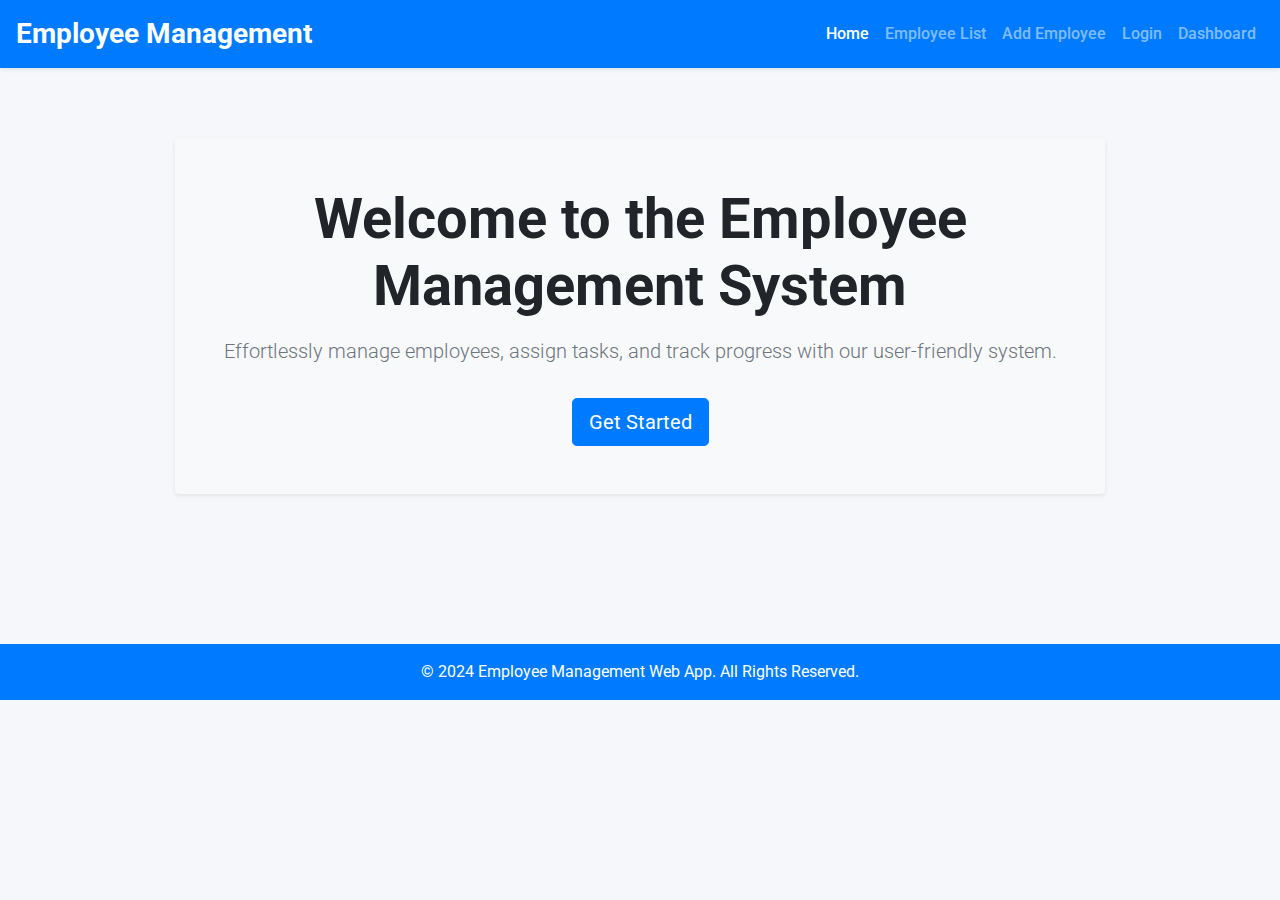
<file: index.html>
<!DOCTYPE html>
<html lang="en">
<head>
    <meta charset="UTF-8">
    <meta name="viewport" content="width=device-width, initial-scale=1.0">
    <title>Employee Management Web App</title>
    
    <!-- Bootstrap CSS -->
    <link rel="stylesheet" href="https://stackpath.bootstrapcdn.com/bootstrap/4.5.2/css/bootstrap.min.css">
    <link rel="stylesheet" href="https://fonts.googleapis.com/css2?family=Roboto:wght@400;500;700&display=swap">
    <link rel="stylesheet" href="style.css">
</head>
<body>

    <!-- Navbar -->
    <nav class="navbar navbar-expand-lg navbar-dark bg-primary shadow-sm">
        <a class="navbar-brand font-weight-bold" href="#">Employee Management</a>
        <button class="navbar-toggler" type="button" data-toggle="collapse" data-target="#navbarNav" aria-controls="navbarNav" aria-expanded="false" aria-label="Toggle navigation">
            <span class="navbar-toggler-icon"></span>
        </button>
        <div class="collapse navbar-collapse justify-content-end" id="navbarNav">
            <ul class="navbar-nav">
                <li class="nav-item"><a class="nav-link active" href="index.html">Home</a></li>
                <li class="nav-item"><a class="nav-link" href="emplist.html">Employee List</a></li>
                <li class="nav-item"><a class="nav-link" href="addemp.html">Add Employee</a></li>
                <li class="nav-item"><a class="nav-link" href="login.html">Login</a></li>
                <li class="nav-item"><a class="nav-link" href="dashboard.html">Dashboard</a></li>
            </ul>
        </div>
    </nav>

    <!-- Main Content -->
    <main class="container mt-5">
        <div id="main-content" class="text-center p-5 bg-light rounded shadow-sm">
            <h1 class="display-4 font-weight-bold mb-3">Welcome to the Employee Management System</h1>
            <p class="lead text-muted">Effortlessly manage employees, assign tasks, and track progress with our user-friendly system.</p>
            <a href="addemp.html" class="btn btn-primary btn-lg mt-3">Get Started</a>
        </div>
    </main>

    <!-- Footer -->
    <footer class="footer bg-primary text-white text-center py-3 mt-5">
        <p class="mb-0">&copy; 2024 Employee Management Web App. All Rights Reserved.</p>
    </footer>

    <!-- JavaScript -->
    <script src="https://code.jquery.com/jquery-3.5.1.slim.min.js"></script>
    <script src="https://cdn.jsdelivr.net/npm/@popperjs/core@2.9.2/dist/umd/popper.min.js"></script>
    <script src="https://stackpath.bootstrapcdn.com/bootstrap/4.5.2/js/bootstrap.min.js"></script>
    <script src="index.js"></script>
</body>
</html>
</file>
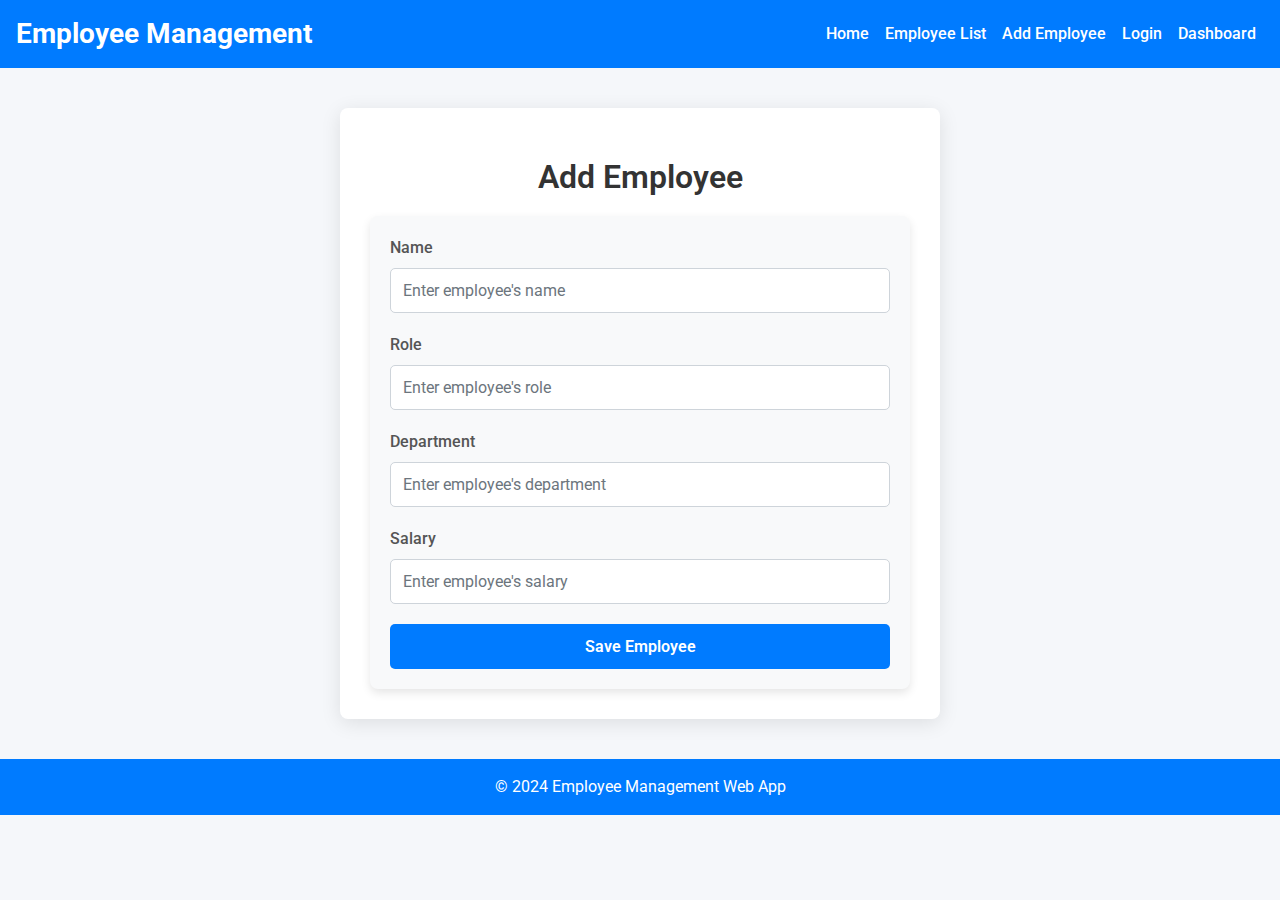
<file: addemp.html>
<!DOCTYPE html>
<html lang="en">
<head>
    <meta charset="UTF-8">
    <meta name="viewport" content="width=device-width, initial-scale=1.0">
    <title>Add Employee - Employee Management Web App</title>
    
    <!-- Bootstrap CSS -->
    <link rel="stylesheet" href="https://stackpath.bootstrapcdn.com/bootstrap/4.5.2/css/bootstrap.min.css">
    <link rel="stylesheet" href="https://fonts.googleapis.com/css2?family=Roboto:wght@400;500;700&display=swap">
    <link rel="stylesheet" href="style.css">
    
    <style>
        /* General Styling */
        body {
            font-family: 'Roboto', sans-serif;
            background-color: #f5f7fa;
            margin: 0;
            padding: 0;
        }

        /* Navbar Styling */
        .navbar {
            background-color: #007bff;
        }

        .navbar-brand, .navbar-nav .nav-link {
            color: #fff !important;
            font-weight: 500;
        }

        /* Form Container */
        .form-container {
            max-width: 600px;
            margin: 40px auto;
            background-color: #ffffff;
            padding: 30px;
            border-radius: 8px;
            box-shadow: 0 4px 20px rgba(0, 0, 0, 0.1);
            transition: box-shadow 0.3s ease;
        }

        .form-container:hover {
            box-shadow: 0 6px 30px rgba(0, 0, 0, 0.15);
        }

        /* Title Styling */
        h2 {
            text-align: center;
            color: #333;
            font-weight: 600;
            margin-bottom: 20px;
        }

        /* Input Fields */
        .form-group label {
            font-weight: 500;
            color: #555;
        }

        .form-control {
            border-radius: 5px;
            height: 45px;
            font-size: 1rem;
        }

        /* Save Button */
        .btn-primary {
            width: 100%;
            height: 45px;
            font-weight: 600;
            font-size: 1rem;
            background-color: #007bff;
            border: none;
            transition: background-color 0.3s ease;
        }

        .btn-primary:hover {
            background-color: #0056b3;
        }

        /* Footer */
        .footer {
            background-color: #007bff;
            color: #ffffff;
            position: relative;
            bottom: 0;
            width: 100%;
        }
    </style>
</head>
<body>

    <!-- Navbar -->
    <nav class="navbar navbar-expand-lg">
        <a class="navbar-brand font-weight-bold" href="#">Employee Management</a>
        <div class="collapse navbar-collapse justify-content-end">
            <ul class="navbar-nav">
                <li class="nav-item"><a class="nav-link" href="index.html">Home</a></li>
                <li class="nav-item"><a class="nav-link" href="emplist.html">Employee List</a></li>
                <li class="nav-item"><a class="nav-link active" href="addemp.html">Add Employee</a></li>
                <li class="nav-item"><a class="nav-link" href="login.html">Login</a></li>
                <li class="nav-item"><a class="nav-link" href="dashboard.html">Dashboard</a></li>
            </ul>
        </div>
    </nav>

    <!-- Form Container -->
    <div class="form-container">
        <h2>Add Employee</h2>
        <form id="employeeForm">
            <div class="form-group">
                <label for="name">Name</label>
                <input type="text" class="form-control" id="name" placeholder="Enter employee's name" required>
            </div>
            <div class="form-group">
                <label for="role">Role</label>
                <input type="text" class="form-control" id="role" placeholder="Enter employee's role" required>
            </div>
            <div class="form-group">
                <label for="department">Department</label>
                <input type="text" class="form-control" id="department" placeholder="Enter employee's department" required>
            </div>
            <div class="form-group">
                <label for="salary">Salary</label>
                <input type="number" class="form-control" id="salary" placeholder="Enter employee's salary" required>
            </div>
            <button type="submit" class="btn btn-primary mt-3">Save Employee</button>
        </form>
    </div>

    <!-- Footer -->
    <footer class="footer text-center py-3">
        <p>&copy; 2024 Employee Management Web App</p>
    </footer>

    <!-- JavaScript -->
    <script src="index.js"></script>
</body>
</html>
</file>
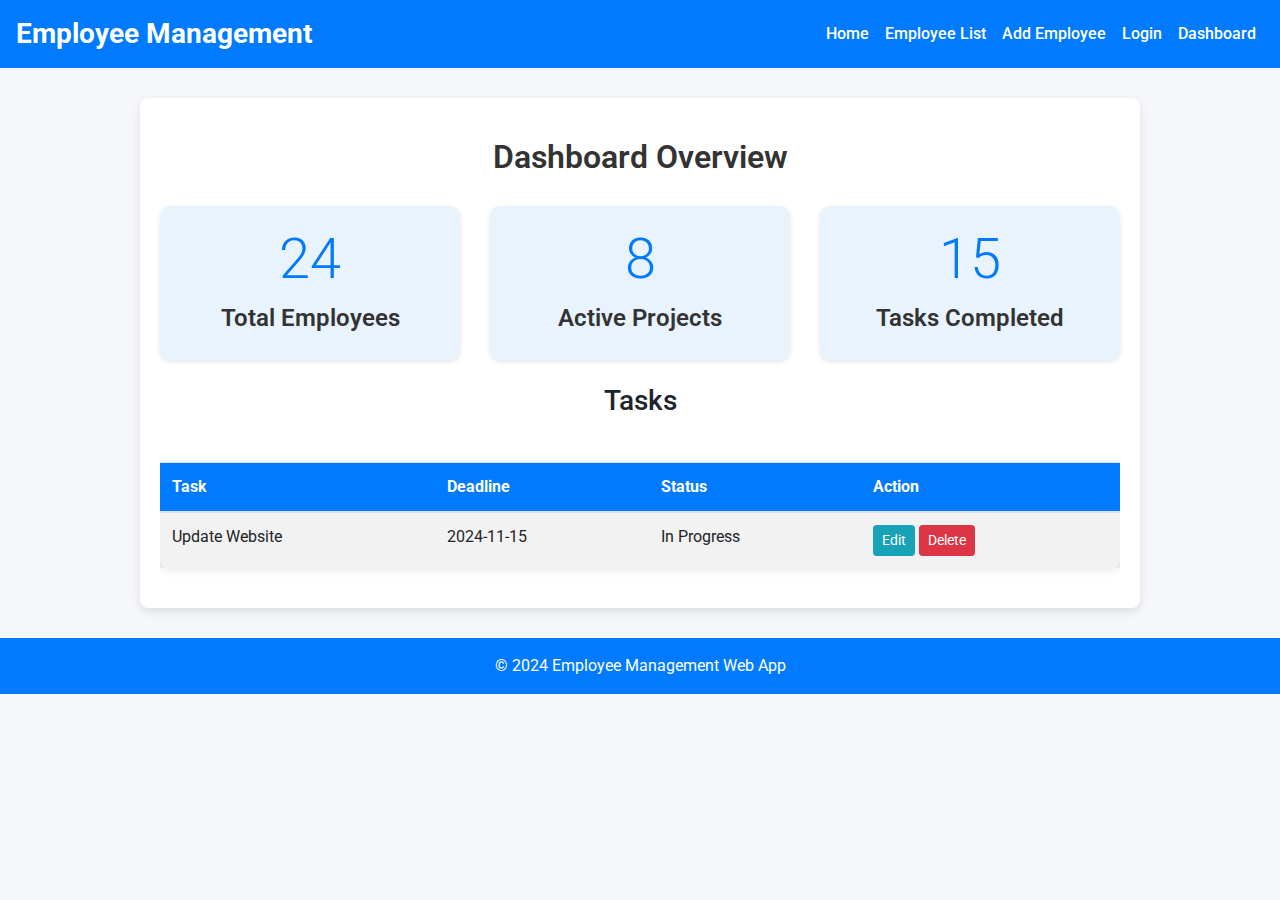
<file: dashboard.html>
<!DOCTYPE html>
<html lang="en">
<head>
    <meta charset="UTF-8">
    <meta name="viewport" content="width=device-width, initial-scale=1.0">
    <title>Dashboard - Employee Management Web App</title>
    
    <!-- Bootstrap CSS -->
    <link rel="stylesheet" href="https://stackpath.bootstrapcdn.com/bootstrap/4.5.2/css/bootstrap.min.css">
    <link rel="stylesheet" href="https://fonts.googleapis.com/css2?family=Roboto:wght@400;500;700&display=swap">
    <link rel="stylesheet" href="style.css">
    
    <style>
        /* General styling */
        body {
            font-family: 'Roboto', sans-serif;
            background-color: #f5f7fa;
        }
        
        /* Navbar */
        .navbar {
            background-color: #007bff;
        }
        .navbar-brand, .navbar-nav .nav-link {
            color: #fff !important;
            font-weight: 500;
        }

        /* Dashboard container */
        .dashboard-container {
            margin: 30px auto;
            padding: 20px;
            max-width: 1000px;
            background-color: #ffffff;
            border-radius: 8px;
            box-shadow: 0 4px 10px rgba(0, 0, 0, 0.1);
        }

        /* Dashboard Title */
        h2 {
            color: #333;
            font-weight: 600;
            text-align: center;
            margin-bottom: 30px;
        }

        /* Stats Cards */
        .stats-card {
            background-color: #e9f3fd;
            border-radius: 10px;
            padding: 20px;
            color: #007bff;
            box-shadow: 0 2px 5px rgba(0, 0, 0, 0.1);
            text-align: center;
            font-weight: bold;
        }
        
        .stats-card h4 {
            margin-top: 10px;
            color: #333;
            font-weight: 600;
        }

        /* Table Styling */
        .table {
            margin-top: 20px;
        }

        .table thead {
            background-color: #007bff;
            color: #fff;
        }

        .table-hover tbody tr:hover {
            background-color: #f1f1f1;
        }

        /* Footer */
        .footer {
            background-color: #007bff;
            color: #ffffff;
        }
    </style>
</head>
<body>

    <!-- Navbar -->
    <nav class="navbar navbar-expand-lg">
        <a class="navbar-brand font-weight-bold" href="#">Employee Management</a>
        <div class="collapse navbar-collapse justify-content-end">
            <ul class="navbar-nav">
                <li class="nav-item"><a class="nav-link" href="index.html">Home</a></li>
                <li class="nav-item"><a class="nav-link" href="emplist.html">Employee List</a></li>
                <li class="nav-item"><a class="nav-link" href="addemp.html">Add Employee</a></li>
                <li class="nav-item"><a class="nav-link" href="login.html">Login</a></li>
                <li class="nav-item"><a class="nav-link active" href="dashboard.html">Dashboard</a></li>
            </ul>
        </div>
    </nav>

    <!-- Dashboard Container -->
    <div class="dashboard-container">

        <!-- Dashboard Title -->
        <h2>Dashboard Overview</h2>

        <!-- Stats Cards -->
        <div class="row text-center mb-4">
            <div class="col-md-4">
                <div class="stats-card">
                    <span class="display-4">24</span>
                    <h4>Total Employees</h4>
                </div>
            </div>
            <div class="col-md-4">
                <div class="stats-card">
                    <span class="display-4">8</span>
                    <h4>Active Projects</h4>
                </div>
            </div>
            <div class="col-md-4">
                <div class="stats-card">
                    <span class="display-4">15</span>
                    <h4>Tasks Completed</h4>
                </div>
            </div>
        </div>

        <!-- Task Table -->
        <h3 class="text-center my-4">Tasks</h3>
        <div class="table-responsive">
            <table class="table table-hover table-striped">
                <thead>
                    <tr>
                        <th>Task</th>
                        <th>Deadline</th>
                        <th>Status</th>
                        <th>Action</th>
                    </tr>
                </thead>
                <tbody id="taskTableBody">
                    <!-- Example row (can be dynamically filled) -->
                    <tr>
                        <td>Update Website</td>
                        <td>2024-11-15</td>
                        <td>In Progress</td>
                        <td>
                            <button class="btn btn-sm btn-info">Edit</button>
                            <button class="btn btn-sm btn-danger">Delete</button>
                        </td>
                    </tr>
                </tbody>
            </table>
        </div>
    </div>

    <!-- Footer -->
    <footer class="footer text-center py-3">
        <p>&copy; 2024 Employee Management Web App</p>
    </footer>

    <!-- JavaScript -->
    <script src="index.js"></script>
</body>
</html>
</file>
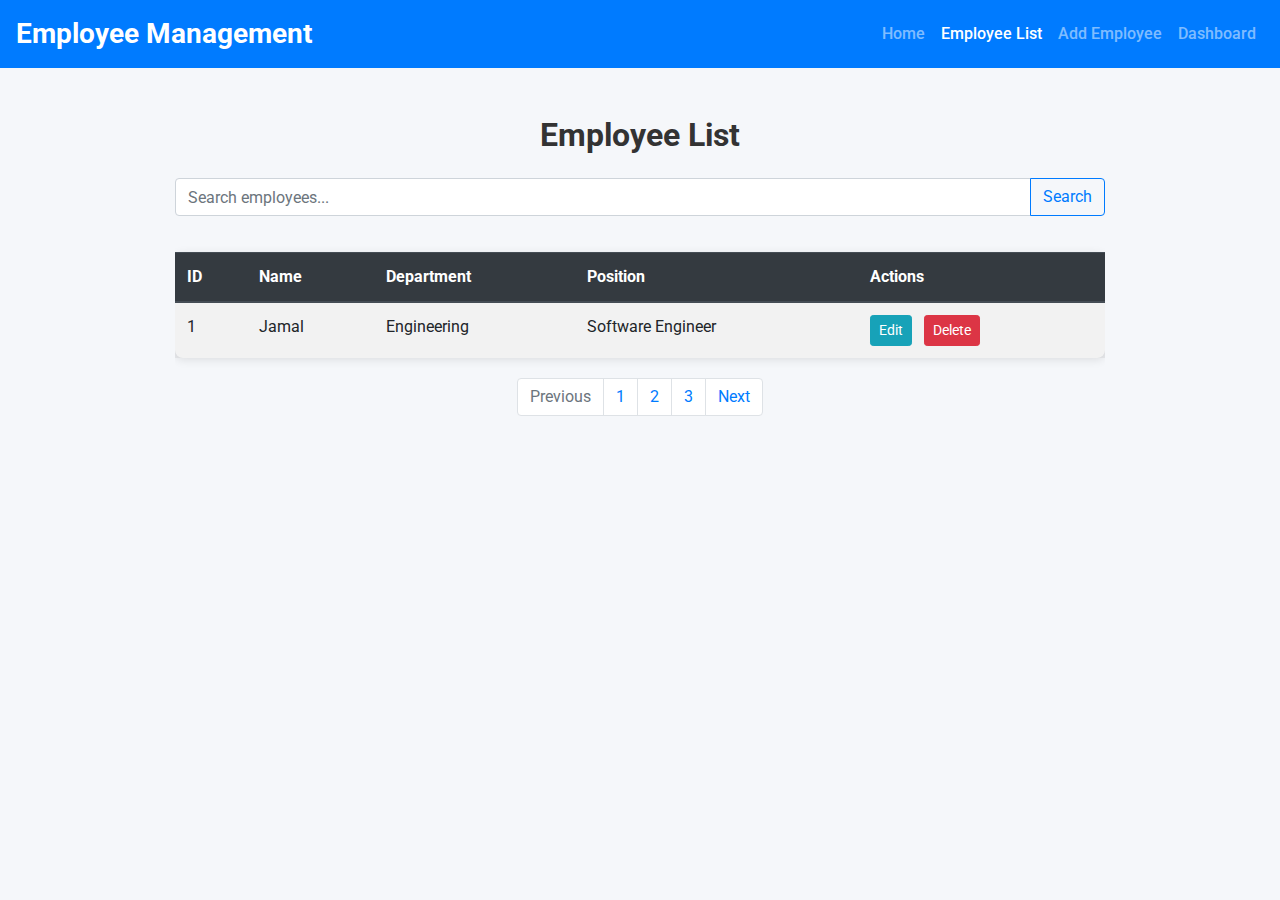
<file: emplist.html>
<!DOCTYPE html>
<html lang="en">
<head>
    <meta charset="UTF-8">
    <meta name="viewport" content="width=device-width, initial-scale=1.0">
    <title>Employee List - Employee Management Web App</title>

    <!-- Bootstrap CSS -->
    <link rel="stylesheet" href="https://stackpath.bootstrapcdn.com/bootstrap/4.5.2/css/bootstrap.min.css">
    <link rel="stylesheet" href="https://fonts.googleapis.com/css2?family=Roboto:wght@400;500;700&display=swap">
    <link rel="stylesheet" href="style.css">
</head>
<body>

    <!-- Navbar -->
    <nav class="navbar navbar-expand-lg navbar-dark bg-primary">
        <a class="navbar-brand font-weight-bold" href="#">Employee Management</a>
        <div class="collapse navbar-collapse justify-content-end">
            <ul class="navbar-nav">
                <li class="nav-item"><a class="nav-link" href="index.html">Home</a></li>
                <li class="nav-item"><a class="nav-link active" href="emplist.html">Employee List</a></li>
                <li class="nav-item"><a class="nav-link" href="addemp.html">Add Employee</a></li>
                <li class="nav-item"><a class="nav-link" href="dashboard.html">Dashboard</a></li>
            </ul>
        </div>
    </nav>

    <!-- Main Content -->
    <main class="container my-5">
        <h2 class="text-center mb-4 font-weight-bold">Employee List</h2>
        
        <!-- Search Bar -->
        <div class="input-group mb-3">
            <input type="text" class="form-control" placeholder="Search employees..." id="searchBar">
            <div class="input-group-append">
                <button class="btn btn-outline-primary" type="button">Search</button>
            </div>
        </div>

        <!-- Employee Table -->
        <div class="table-responsive">
            <table class="table table-hover table-striped">
                <thead class="thead-dark">
                    <tr>
                        <th>ID</th>
                        <th>Name</th>
                        <th>Department</th>
                        <th>Position</th>
                        <th>Actions</th>
                    </tr>
                </thead>
                <tbody id="employeeTable">
                    <!-- Example Row -->
                    <tr>
                        <td>1</td>
                        <td>Jamal</td>
                        <td>Engineering</td>
                        <td>Software Engineer</td>
                        <td>
                            <button class="btn btn-sm btn-info mr-2">Edit</button>
                            <button class="btn btn-sm btn-danger">Delete</button>
                        </td>
                    </tr>
                    <!-- More rows can be dynamically added here -->
                </tbody>
            </table>
        </div>

        <!-- Pagination Controls -->
        <nav aria-label="Page navigation">
            <ul class="pagination justify-content-center">
                <li class="page-item disabled">
                    <a class="page-link" href="#" tabindex="-1">Previous</a>
                </li>
                <li class="page-item"><a class="page-link" href="#">1</a></li>
                <li class="page-item"><a class="page-link" href="#">2</a></li>
                <li class="page-item"><a class="page-link" href="#">3</a></li>
                <li class="page-item">
                    <a class="page-link" href="#">Next</a>
                </li>
            </ul>
        </nav>
    </main>

    <!-- JavaScript -->
    <script src="index.js"></script>
</body>
</html>
</file>
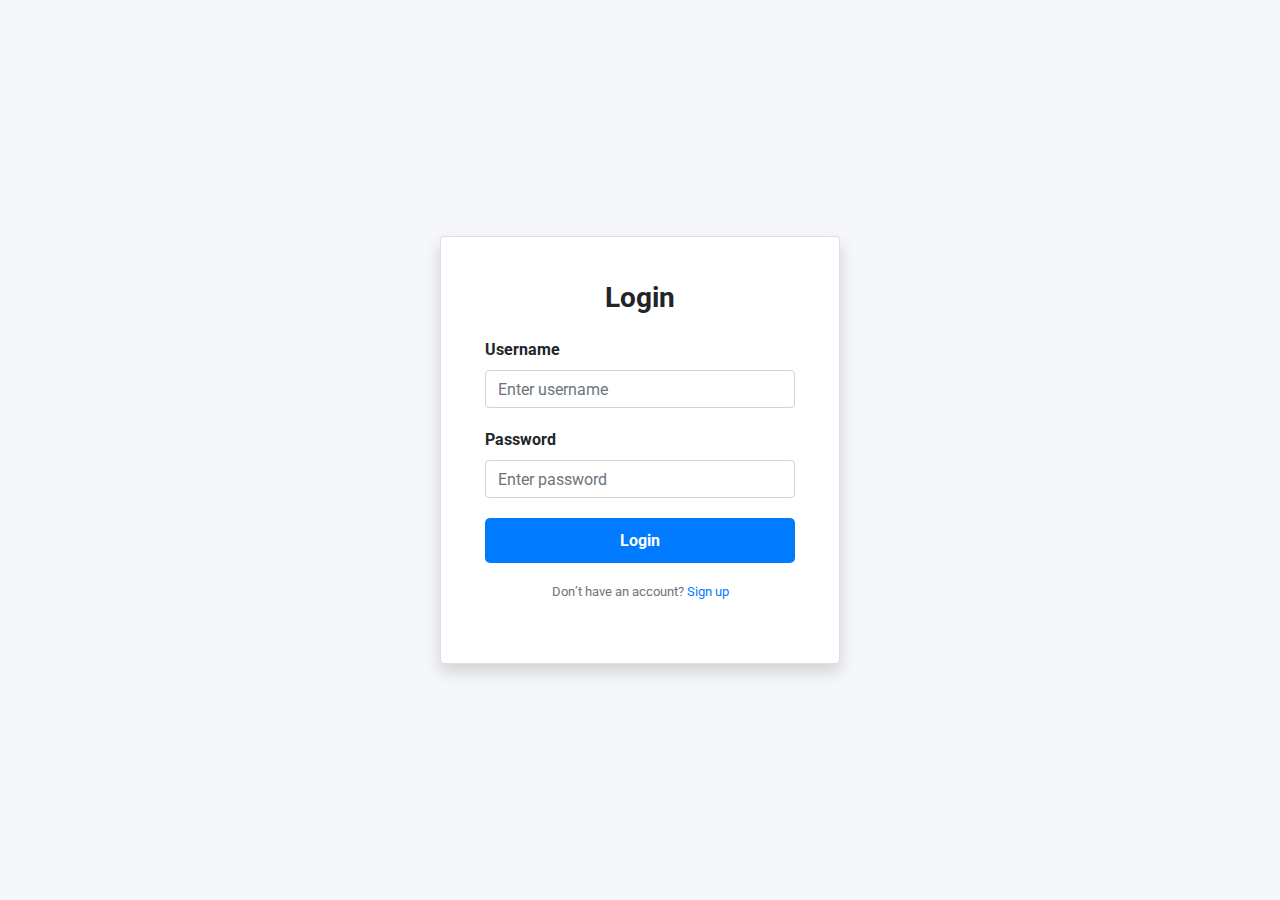
<file: login.html>
<!DOCTYPE html>
<html lang="en">
<head>
    <meta charset="UTF-8">
    <meta name="viewport" content="width=device-width, initial-scale=1.0">
    <title>Login - Employee Management Web App</title>

    <!-- Bootstrap CSS -->
    <link rel="stylesheet" href="https://stackpath.bootstrapcdn.com/bootstrap/4.5.2/css/bootstrap.min.css">
    <link rel="stylesheet" href="https://fonts.googleapis.com/css2?family=Roboto:wght@400;500;700&display=swap">
    <link rel="stylesheet" href="style.css">
</head>
<body>

    <!-- Login Container -->
    <div class="container d-flex align-items-center justify-content-center min-vh-100">
        <div class="card shadow p-4" style="max-width: 400px; width: 100%;">
            <div class="card-body">
                <h3 class="card-title text-center font-weight-bold mb-4">Login</h3>

                <form id="loginForm">
                    <div class="form-group">
                        <label for="username" class="font-weight-bold">Username</label>
                        <input type="text" id="username" class="form-control" placeholder="Enter username" required>
                    </div>
                    <div class="form-group">
                        <label for="password" class="font-weight-bold">Password</label>
                        <input type="password" id="password" class="form-control" placeholder="Enter password" required>
                    </div>
                    <button type="submit" class="btn btn-primary btn-block font-weight-bold mt-3">Login</button>
                </form>

                <p class="text-center mt-3">
                    <small class="text-muted">Don’t have an account? <a href="register.html" class="text-primary">Sign up</a></small>
                </p>
            </div>
        </div>
    </div>

    <!-- JavaScript -->
    <script src="index.js"></script>
</body>
</html>
</file>
<file: style.css>
/* General Styling */
body {
    font-family: 'Roboto', sans-serif;
    background-color: #f5f7fa; /* Light grey background for better contrast */
    margin: 0;
    padding: 0;
}

/* Navbar Styling */
.navbar {
    background-color: #007bff; /* Primary color for the navbar */
}

.navbar-brand {
    color: #ffffff; /* White text for the brand */
    font-weight: bold;
    font-size: 1.75rem; /* Slightly larger font for prominence */
}

.navbar-nav .nav-link {
    color: #ffffff; /* White text for links */
    font-weight: 500;
    transition: color 0.3s ease; /* Transition effect on hover */
}

.navbar-nav .nav-link:hover {
    color: #d1d1d1; /* Lighter color on hover */
}

/* Footer Styling */
.footer {
    background-color: #007bff; /* Match the navbar color */
    color: #ffffff; 
    position: relative; /* Positioning relative for footer */
    bottom: 0;
    left: 0;
    width: 100%; 
    text-align: center;
    padding: 15px 0; /* Added padding for better spacing */
}

/* Main Content Styling */
#main-content {
    margin-top: 70px; /* Space for fixed navbar */
    margin-bottom: 150px; /* Space for footer */
    padding: 40px;
    background-color: #ffffff; /* White background for contrast */
    border-radius: 8px;
    box-shadow: 0 2px 10px rgba(0, 0, 0, 0.1); /* Subtle shadow for depth */
}

/* Headings */
h2 {
    margin: 20px 0; /* Equal vertical spacing */
    text-align: center;
    font-weight: bold;
    color: #333; /* Darker text for better readability */
}

/* Form Styling */
#employeeForm {
    max-width: 600px; /* Centered width for forms */
    margin: 0 auto; /* Center alignment */
    padding: 20px;
    background-color: #f8f9fa; /* Light grey background for forms */
    border-radius: 8px;
    box-shadow: 0 4px 10px rgba(0, 0, 0, 0.1); /* Soft shadow for depth */
}

.form-group {
    margin-bottom: 20px; /* Increased spacing for form elements */
}

button[type="submit"] {
    display: block;
    width: 100%; /* Full-width button */
    height: 45px; /* Consistent button height */
    font-weight: 600; /* Bold text */
    background-color: #007bff; /* Primary button color */
    color: white; /* White text on buttons */
    border: none; /* No border */
    border-radius: 5px; /* Rounded corners */
    transition: background-color 0.3s ease; /* Smooth color transition */
}

button[type="submit"]:hover {
    background-color: #0056b3; /* Darker shade on hover */
}

/* Table Styling */
.table {
    margin: 20px 0; 
    padding: 15px; 
    background-color: #ffffff; /* White background for tables */
    border-radius: 8px; /* Rounded corners */
    box-shadow: 0 2px 10px rgba(0, 0, 0, 0.1); /* Shadow for depth */
}

/* Employee List Title */
.employee-list-title {
    margin-bottom: 20px; 
    text-align: center; /* Centered title for list */
}

/* Footer Text */
.footer p {
    margin: 0;
}

/* Container Styling */
.container {
    max-width: 960px; /* Max width for content containers */
    margin: 0 auto; /* Center align */
}
</file>
